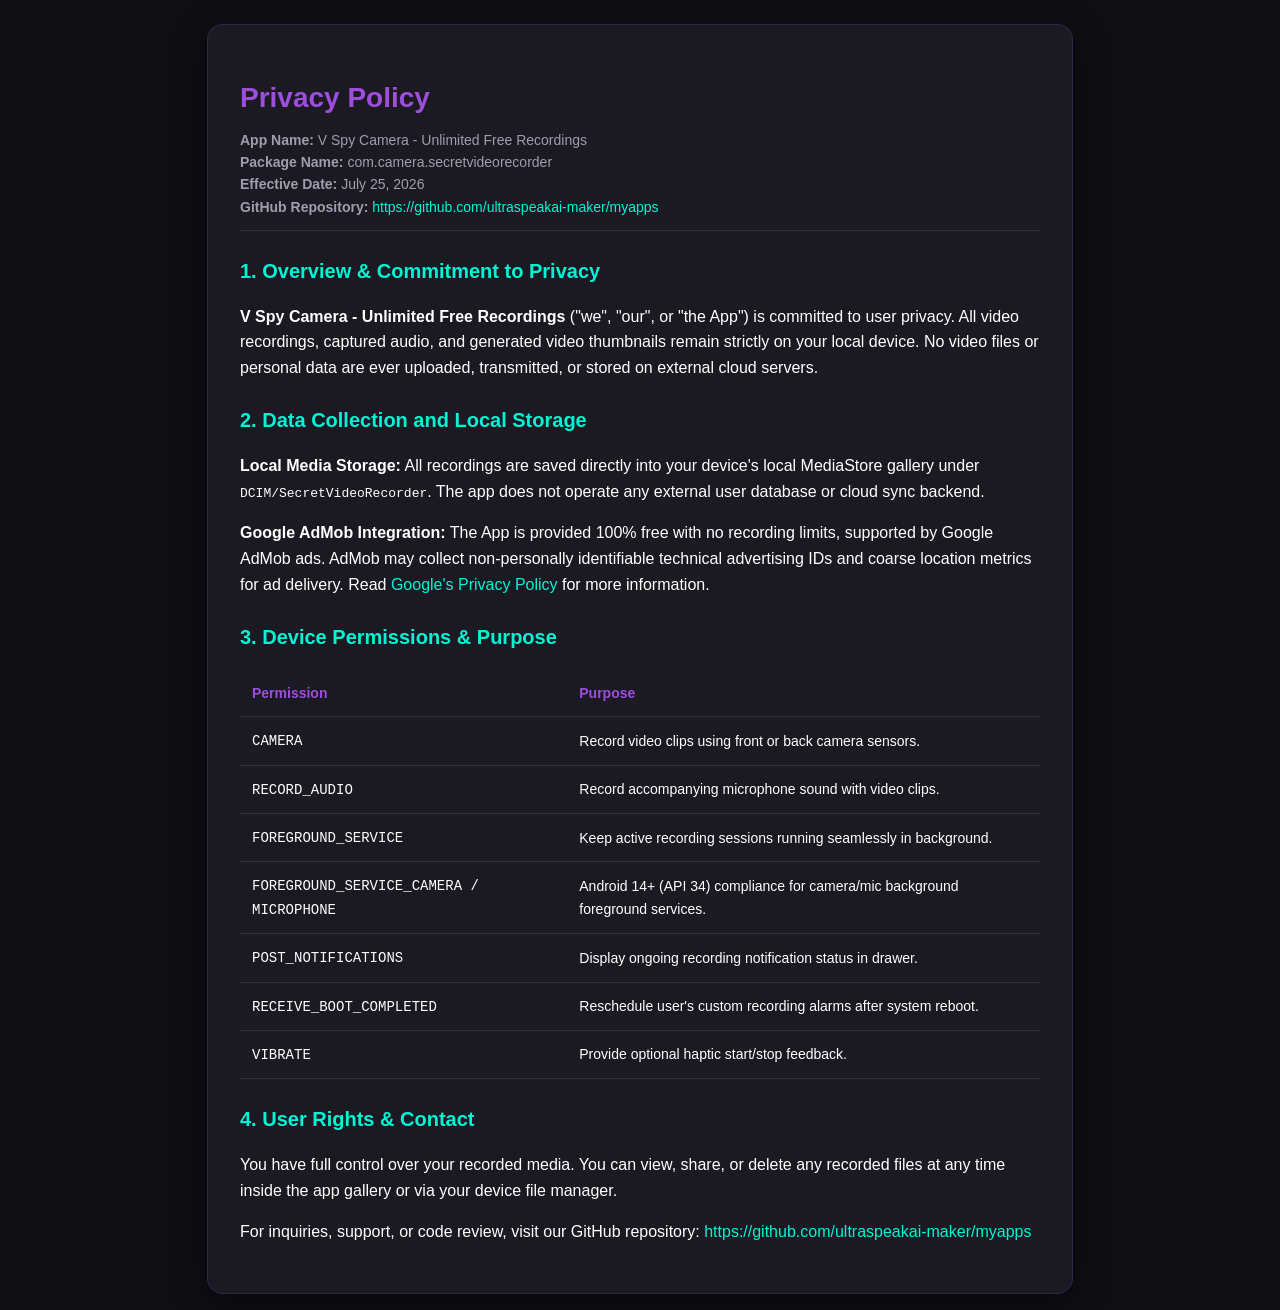
<file: privacy_policy.html>
<!DOCTYPE html>
<html lang="en">
<head>
    <meta charset="UTF-8">
    <meta name="viewport" content="width=device-width, initial-scale=1.0">
    <title>Privacy Policy - V Spy Camera</title>
    <style>
        :root {
            --bg-color: #0f0e13;
            --card-bg: #1b1a22;
            --primary: #9d4edd;
            --accent: #00f5d4;
            --text: #ffffff;
            --text-sub: #9e9eaf;
        }
        body {
            font-family: -apple-system, BlinkMacSystemFont, "Segoe UI", Roboto, Helvetica, Arial, sans-serif;
            background-color: var(--bg-color);
            color: var(--text);
            line-height: 1.6;
            margin: 0;
            padding: 24px 16px;
        }
        .container {
            max-width: 800px;
            margin: 0 auto;
            background: var(--card-bg);
            padding: 32px;
            border-radius: 16px;
            box-shadow: 0 8px 32px rgba(0,0,0,0.5);
            border: 1px solid rgba(157, 78, 221, 0.2);
        }
        h1 {
            color: var(--primary);
            font-size: 28px;
            margin-bottom: 8px;
        }
        .meta {
            color: var(--text-sub);
            font-size: 14px;
            margin-bottom: 24px;
            border-bottom: 1px solid rgba(255,255,255,0.1);
            padding-bottom: 12px;
        }
        h2 {
            color: var(--accent);
            font-size: 20px;
            margin-top: 24px;
        }
        table {
            width: 100%;
            border-collapse: collapse;
            margin: 16px 0;
        }
        th, td {
            text-align: left;
            padding: 12px;
            border-bottom: 1px solid rgba(255,255,255,0.1);
            font-size: 14px;
        }
        th {
            color: var(--primary);
        }
        a {
            color: var(--accent);
            text-decoration: none;
        }
        a:hover {
            text-decoration: underline;
        }
        ul {
            padding-left: 20px;
        }
    </style>
</head>
<body>
    <div class="container">
        <h1>Privacy Policy</h1>
        <div class="meta">
            <strong>App Name:</strong> V Spy Camera - Unlimited Free Recordings<br>
            <strong>Package Name:</strong> com.camera.secretvideorecorder<br>
            <strong>Effective Date:</strong> July 25, 2026<br>
            <strong>GitHub Repository:</strong> <a href="https://github.com/ultraspeakai-maker/myapps" target="_blank">https://github.com/ultraspeakai-maker/myapps</a>
        </div>

        <h2>1. Overview & Commitment to Privacy</h2>
        <p><strong>V Spy Camera - Unlimited Free Recordings</strong> ("we", "our", or "the App") is committed to user privacy. All video recordings, captured audio, and generated video thumbnails remain strictly on your local device. No video files or personal data are ever uploaded, transmitted, or stored on external cloud servers.</p>

        <h2>2. Data Collection and Local Storage</h2>
        <p><strong>Local Media Storage:</strong> All recordings are saved directly into your device's local MediaStore gallery under <code>DCIM/SecretVideoRecorder</code>. The app does not operate any external user database or cloud sync backend.</p>
        <p><strong>Google AdMob Integration:</strong> The App is provided 100% free with no recording limits, supported by Google AdMob ads. AdMob may collect non-personally identifiable technical advertising IDs and coarse location metrics for ad delivery. Read <a href="https://policies.google.com/privacy" target="_blank">Google's Privacy Policy</a> for more information.</p>

        <h2>3. Device Permissions & Purpose</h2>
        <table>
            <thead>
                <tr>
                    <th>Permission</th>
                    <th>Purpose</th>
                </tr>
            </thead>
            <tbody>
                <tr>
                    <td><code>CAMERA</code></td>
                    <td>Record video clips using front or back camera sensors.</td>
                </tr>
                <tr>
                    <td><code>RECORD_AUDIO</code></td>
                    <td>Record accompanying microphone sound with video clips.</td>
                </tr>
                <tr>
                    <td><code>FOREGROUND_SERVICE</code></td>
                    <td>Keep active recording sessions running seamlessly in background.</td>
                </tr>
                <tr>
                    <td><code>FOREGROUND_SERVICE_CAMERA / MICROPHONE</code></td>
                    <td>Android 14+ (API 34) compliance for camera/mic background foreground services.</td>
                </tr>
                <tr>
                    <td><code>POST_NOTIFICATIONS</code></td>
                    <td>Display ongoing recording notification status in drawer.</td>
                </tr>
                <tr>
                    <td><code>RECEIVE_BOOT_COMPLETED</code></td>
                    <td>Reschedule user's custom recording alarms after system reboot.</td>
                </tr>
                <tr>
                    <td><code>VIBRATE</code></td>
                    <td>Provide optional haptic start/stop feedback.</td>
                </tr>
            </tbody>
        </table>

        <h2>4. User Rights & Contact</h2>
        <p>You have full control over your recorded media. You can view, share, or delete any recorded files at any time inside the app gallery or via your device file manager.</p>
        <p>For inquiries, support, or code review, visit our GitHub repository: <a href="https://github.com/ultraspeakai-maker/myapps" target="_blank">https://github.com/ultraspeakai-maker/myapps</a></p>
    </div>
</body>
</html>
</file>
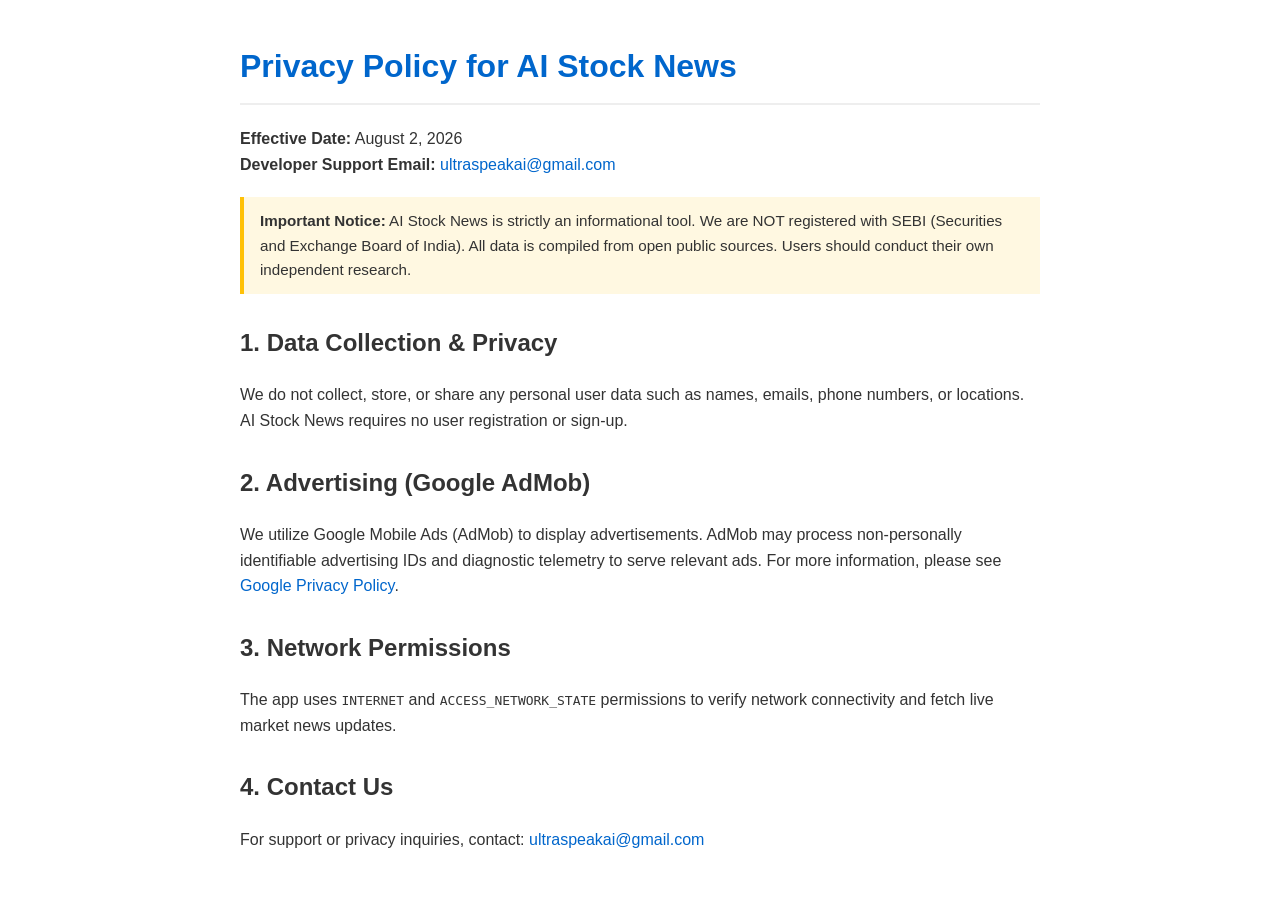
<file: AIStockNews/privacy_policy.html>
<!DOCTYPE html>
<html lang="en">
<head>
    <meta charset="UTF-8">
    <meta name="viewport" content="width=device-width, initial-scale=1.0">
    <title>Privacy Policy - AI Stock News</title>
    <style>
        body { font-family: -apple-system, BlinkMacSystemFont, 'Segoe UI', Roboto, Helvetica, Arial, sans-serif; line-height: 1.6; color: #333; max-width: 800px; margin: 0 auto; padding: 20px; }
        h1 { color: #0066cc; border-bottom: 2px solid #eee; padding-bottom: 10px; }
        h2 { color: #333; margin-top: 30px; }
        .disclaimer { background-color: #fff8e1; border-left: 4px solid #ffc107; padding: 12px 16px; margin: 20px 0; font-size: 0.95em; }
        a { color: #0066cc; text-decoration: none; }
        a:hover { text-decoration: underline; }
    </style>
</head>
<body>
    <h1>Privacy Policy for AI Stock News</h1>
    <p><strong>Effective Date:</strong> August 2, 2026<br>
    <strong>Developer Support Email:</strong> <a href="mailto:ultraspeakai@gmail.com">ultraspeakai@gmail.com</a></p>

    <div class="disclaimer">
        <strong>Important Notice:</strong> AI Stock News is strictly an informational tool. We are NOT registered with SEBI (Securities and Exchange Board of India). All data is compiled from open public sources. Users should conduct their own independent research.
    </div>

    <h2>1. Data Collection & Privacy</h2>
    <p>We do not collect, store, or share any personal user data such as names, emails, phone numbers, or locations. AI Stock News requires no user registration or sign-up.</p>

    <h2>2. Advertising (Google AdMob)</h2>
    <p>We utilize Google Mobile Ads (AdMob) to display advertisements. AdMob may process non-personally identifiable advertising IDs and diagnostic telemetry to serve relevant ads. For more information, please see <a href="https://policies.google.com/privacy" target="_blank">Google Privacy Policy</a>.</p>

    <h2>3. Network Permissions</h2>
    <p>The app uses <code>INTERNET</code> and <code>ACCESS_NETWORK_STATE</code> permissions to verify network connectivity and fetch live market news updates.</p>

    <h2>4. Contact Us</h2>
    <p>For support or privacy inquiries, contact: <a href="mailto:ultraspeakai@gmail.com">ultraspeakai@gmail.com</a></p>
</body>
</html>
</file>
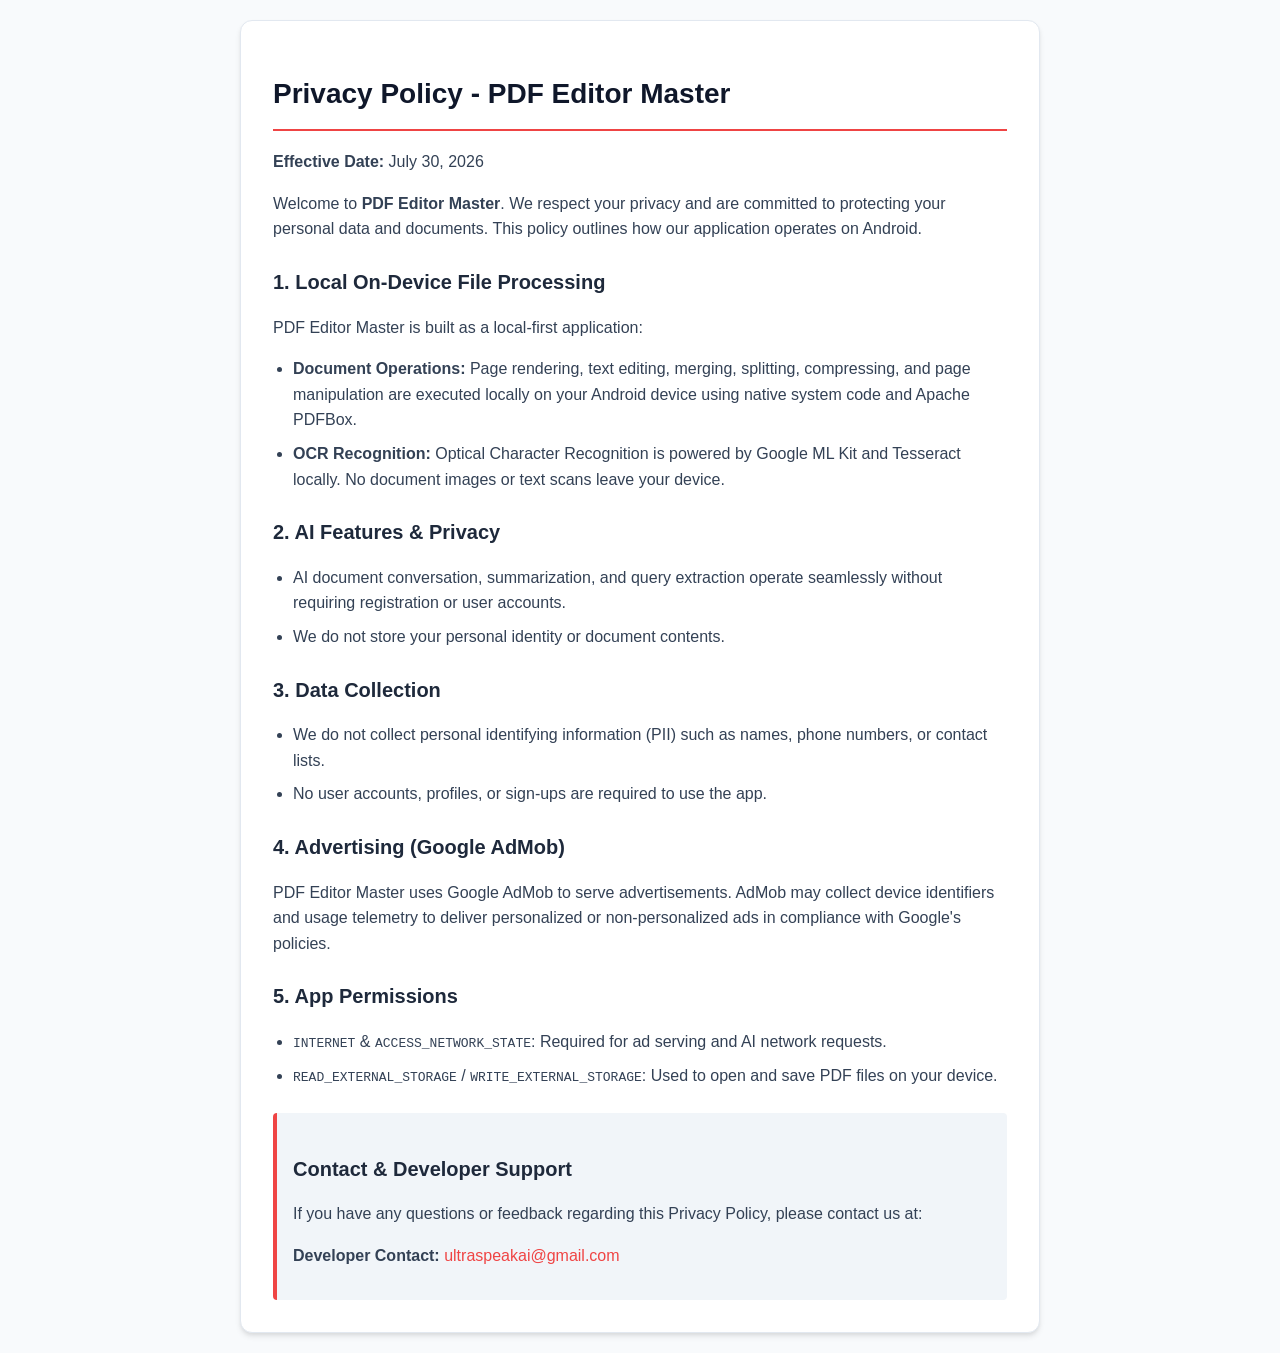
<file: PdfEditorMaster/privacy_policy.html>
<!DOCTYPE html>
<html lang="en">
<head>
    <meta charset="UTF-8">
    <meta name="viewport" content="width=device-width, initial-scale=1.0">
    <title>Privacy Policy - PDF Editor Master</title>
    <style>
        body {
            font-family: -apple-system, BlinkMacSystemFont, "Segoe UI", Roboto, Helvetica, Arial, sans-serif;
            line-height: 1.6;
            color: #334155;
            max-width: 800px;
            margin: 0 auto;
            padding: 20px;
            background-color: #f8fafc;
        }
        .card {
            background: #ffffff;
            border-radius: 12px;
            padding: 32px;
            box-shadow: 0 4px 6px -1px rgba(0, 0, 0, 0.1), 0 2px 4px -1px rgba(0, 0, 0, 0.06);
            border: 1px solid #e2e8f0;
        }
        h1 {
            color: #0f172a;
            border-bottom: 2px solid #ef4444;
            padding-bottom: 12px;
            font-size: 28px;
        }
        h2 {
            color: #1e293b;
            margin-top: 24px;
            font-size: 20px;
        }
        ul {
            padding-left: 20px;
        }
        li {
            margin-bottom: 8px;
        }
        .contact-box {
            background-color: #f1f5f9;
            border-left: 4px solid #ef4444;
            padding: 16px;
            margin-top: 24px;
            border-radius: 4px;
        }
        a {
            color: #ef4444;
            text-decoration: none;
        }
        a:hover {
            text-decoration: underline;
        }
    </style>
</head>
<body>
    <div class="card">
        <h1>Privacy Policy - PDF Editor Master</h1>
        <p><strong>Effective Date:</strong> July 30, 2026</p>
        
        <p>Welcome to <strong>PDF Editor Master</strong>. We respect your privacy and are committed to protecting your personal data and documents. This policy outlines how our application operates on Android.</p>

        <h2>1. Local On-Device File Processing</h2>
        <p>PDF Editor Master is built as a local-first application:</p>
        <ul>
            <li><strong>Document Operations:</strong> Page rendering, text editing, merging, splitting, compressing, and page manipulation are executed locally on your Android device using native system code and Apache PDFBox.</li>
            <li><strong>OCR Recognition:</strong> Optical Character Recognition is powered by Google ML Kit and Tesseract locally. No document images or text scans leave your device.</li>
        </ul>

        <h2>2. AI Features & Privacy</h2>
        <ul>
            <li>AI document conversation, summarization, and query extraction operate seamlessly without requiring registration or user accounts.</li>
            <li>We do not store your personal identity or document contents.</li>
        </ul>

        <h2>3. Data Collection</h2>
        <ul>
            <li>We do not collect personal identifying information (PII) such as names, phone numbers, or contact lists.</li>
            <li>No user accounts, profiles, or sign-ups are required to use the app.</li>
        </ul>

        <h2>4. Advertising (Google AdMob)</h2>
        <p>PDF Editor Master uses Google AdMob to serve advertisements. AdMob may collect device identifiers and usage telemetry to deliver personalized or non-personalized ads in compliance with Google's policies.</p>

        <h2>5. App Permissions</h2>
        <ul>
            <li><code>INTERNET</code> & <code>ACCESS_NETWORK_STATE</code>: Required for ad serving and AI network requests.</li>
            <li><code>READ_EXTERNAL_STORAGE</code> / <code>WRITE_EXTERNAL_STORAGE</code>: Used to open and save PDF files on your device.</li>
        </ul>

        <div class="contact-box">
            <h2>Contact & Developer Support</h2>
            <p>If you have any questions or feedback regarding this Privacy Policy, please contact us at:</p>
            <p><strong>Developer Contact:</strong> <a href="mailto:ultraspeakai@gmail.com">ultraspeakai@gmail.com</a></p>
        </div>
    </div>
</body>
</html>
</file>
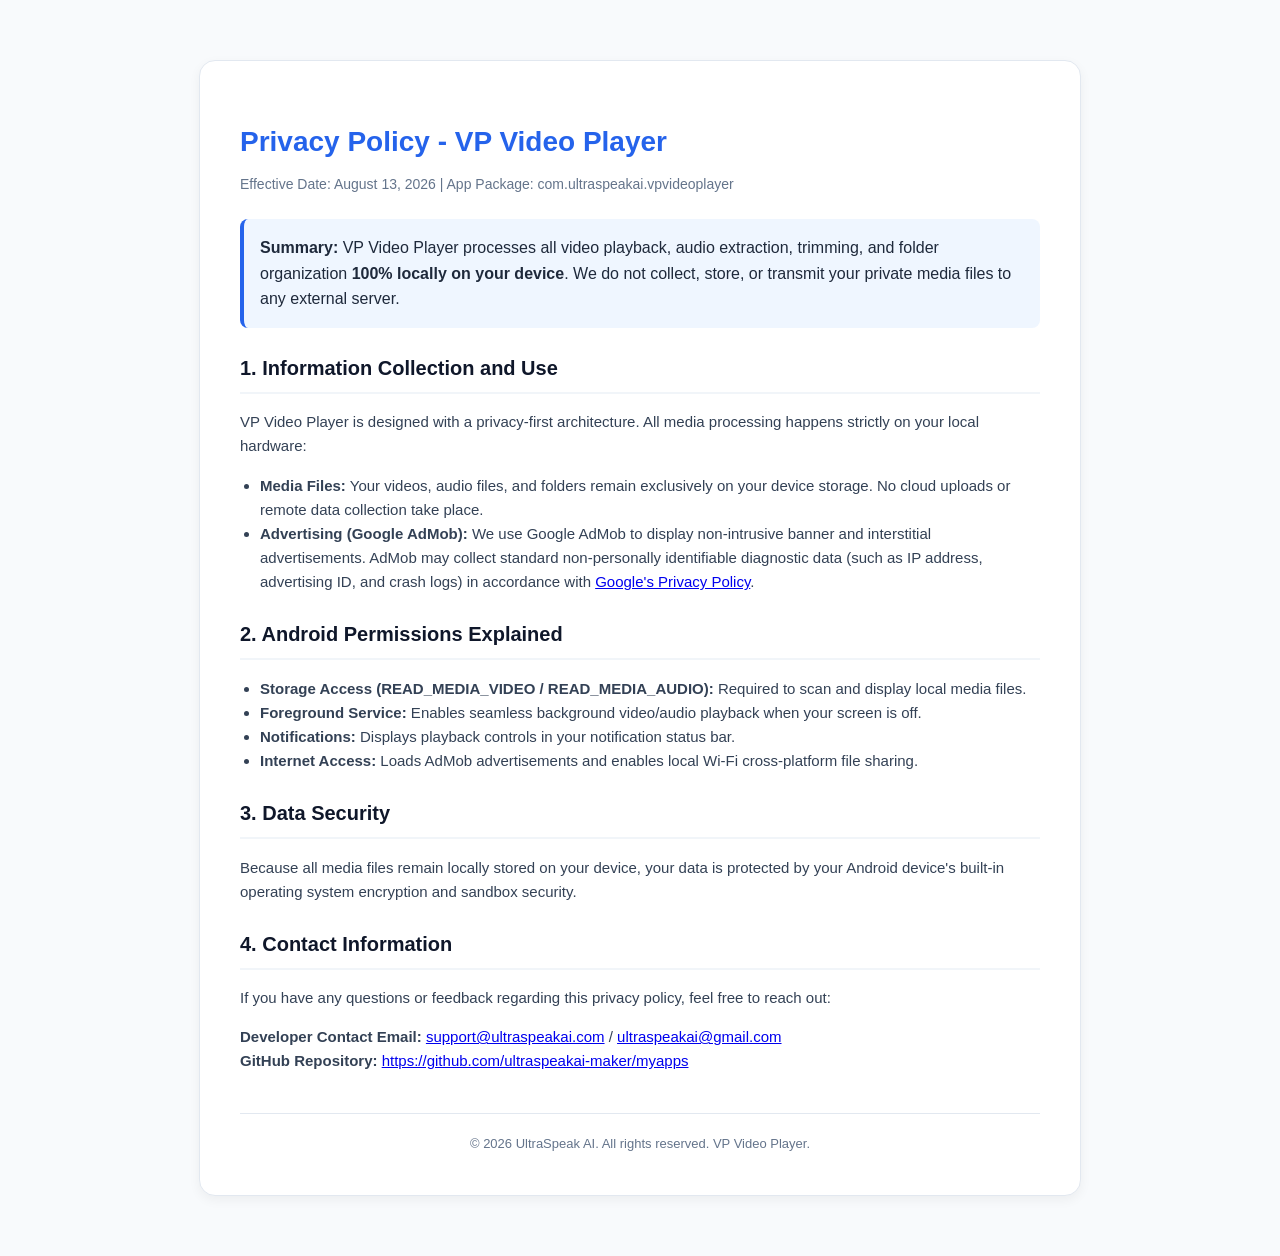
<file: VPVideoPlayer/privacy_policy.html>
<!DOCTYPE html>
<html lang="en">
<head>
    <meta charset="UTF-8">
    <meta name="viewport" content="width=device-width, initial-scale=1.0">
    <title>Privacy Policy - VP Video Player</title>
    <style>
        body {
            font-family: -apple-system, BlinkMacSystemFont, "Segoe UI", Roboto, Helvetica, Arial, sans-serif;
            line-height: 1.6;
            color: #1e293b;
            background-color: #f8fafc;
            margin: 0;
            padding: 20px;
        }
        .container {
            max-width: 800px;
            margin: 40px auto;
            background: #ffffff;
            padding: 40px;
            border-radius: 16px;
            box-shadow: 0 4px 12px rgba(0, 0, 0, 0.05);
            border: 1px solid #e2e8f0;
        }
        h1 {
            color: #2563eb;
            font-size: 28px;
            margin-bottom: 8px;
        }
        .subtitle {
            color: #64748b;
            font-size: 14px;
            margin-bottom: 24px;
        }
        h2 {
            color: #0f172a;
            font-size: 20px;
            margin-top: 24px;
            border-bottom: 2px solid #f1f5f9;
            padding-bottom: 8px;
        }
        p, li {
            color: #334155;
            font-size: 15px;
        }
        ul {
            padding-left: 20px;
        }
        .highlight {
            background-color: #eff6ff;
            border-left: 4px solid #2563eb;
            padding: 16px;
            border-radius: 8px;
            margin: 20px 0;
        }
        .footer {
            margin-top: 40px;
            padding-top: 20px;
            border-top: 1px solid #e2e8f0;
            color: #64748b;
            font-size: 13px;
            text-align: center;
        }
    </style>
</head>
<body>
    <div class="container">
        <h1>Privacy Policy - VP Video Player</h1>
        <div class="subtitle">Effective Date: August 13, 2026 | App Package: com.ultraspeakai.vpvideoplayer</div>

        <div class="highlight">
            <strong>Summary:</strong> VP Video Player processes all video playback, audio extraction, trimming, and folder organization <strong>100% locally on your device</strong>. We do not collect, store, or transmit your private media files to any external server.
        </div>

        <h2>1. Information Collection and Use</h2>
        <p>VP Video Player is designed with a privacy-first architecture. All media processing happens strictly on your local hardware:</p>
        <ul>
            <li><strong>Media Files:</strong> Your videos, audio files, and folders remain exclusively on your device storage. No cloud uploads or remote data collection take place.</li>
            <li><strong>Advertising (Google AdMob):</strong> We use Google AdMob to display non-intrusive banner and interstitial advertisements. AdMob may collect standard non-personally identifiable diagnostic data (such as IP address, advertising ID, and crash logs) in accordance with <a href="https://policies.google.com/privacy" target="_blank">Google's Privacy Policy</a>.</li>
        </ul>

        <h2>2. Android Permissions Explained</h2>
        <ul>
            <li><strong>Storage Access (READ_MEDIA_VIDEO / READ_MEDIA_AUDIO):</strong> Required to scan and display local media files.</li>
            <li><strong>Foreground Service:</strong> Enables seamless background video/audio playback when your screen is off.</li>
            <li><strong>Notifications:</strong> Displays playback controls in your notification status bar.</li>
            <li><strong>Internet Access:</strong> Loads AdMob advertisements and enables local Wi-Fi cross-platform file sharing.</li>
        </ul>

        <h2>3. Data Security</h2>
        <p>Because all media files remain locally stored on your device, your data is protected by your Android device's built-in operating system encryption and sandbox security.</p>

        <h2>4. Contact Information</h2>
        <p>If you have any questions or feedback regarding this privacy policy, feel free to reach out:</p>
        <p>
            <strong>Developer Contact Email:</strong> <a href="mailto:support@ultraspeakai.com">support@ultraspeakai.com</a> / <a href="mailto:ultraspeakai@gmail.com">ultraspeakai@gmail.com</a><br>
            <strong>GitHub Repository:</strong> <a href="https://github.com/ultraspeakai-maker/myapps" target="_blank">https://github.com/ultraspeakai-maker/myapps</a>
        </p>

        <div class="footer">
            &copy; 2026 UltraSpeak AI. All rights reserved. VP Video Player.
        </div>
    </div>
</body>
</html>
</file>
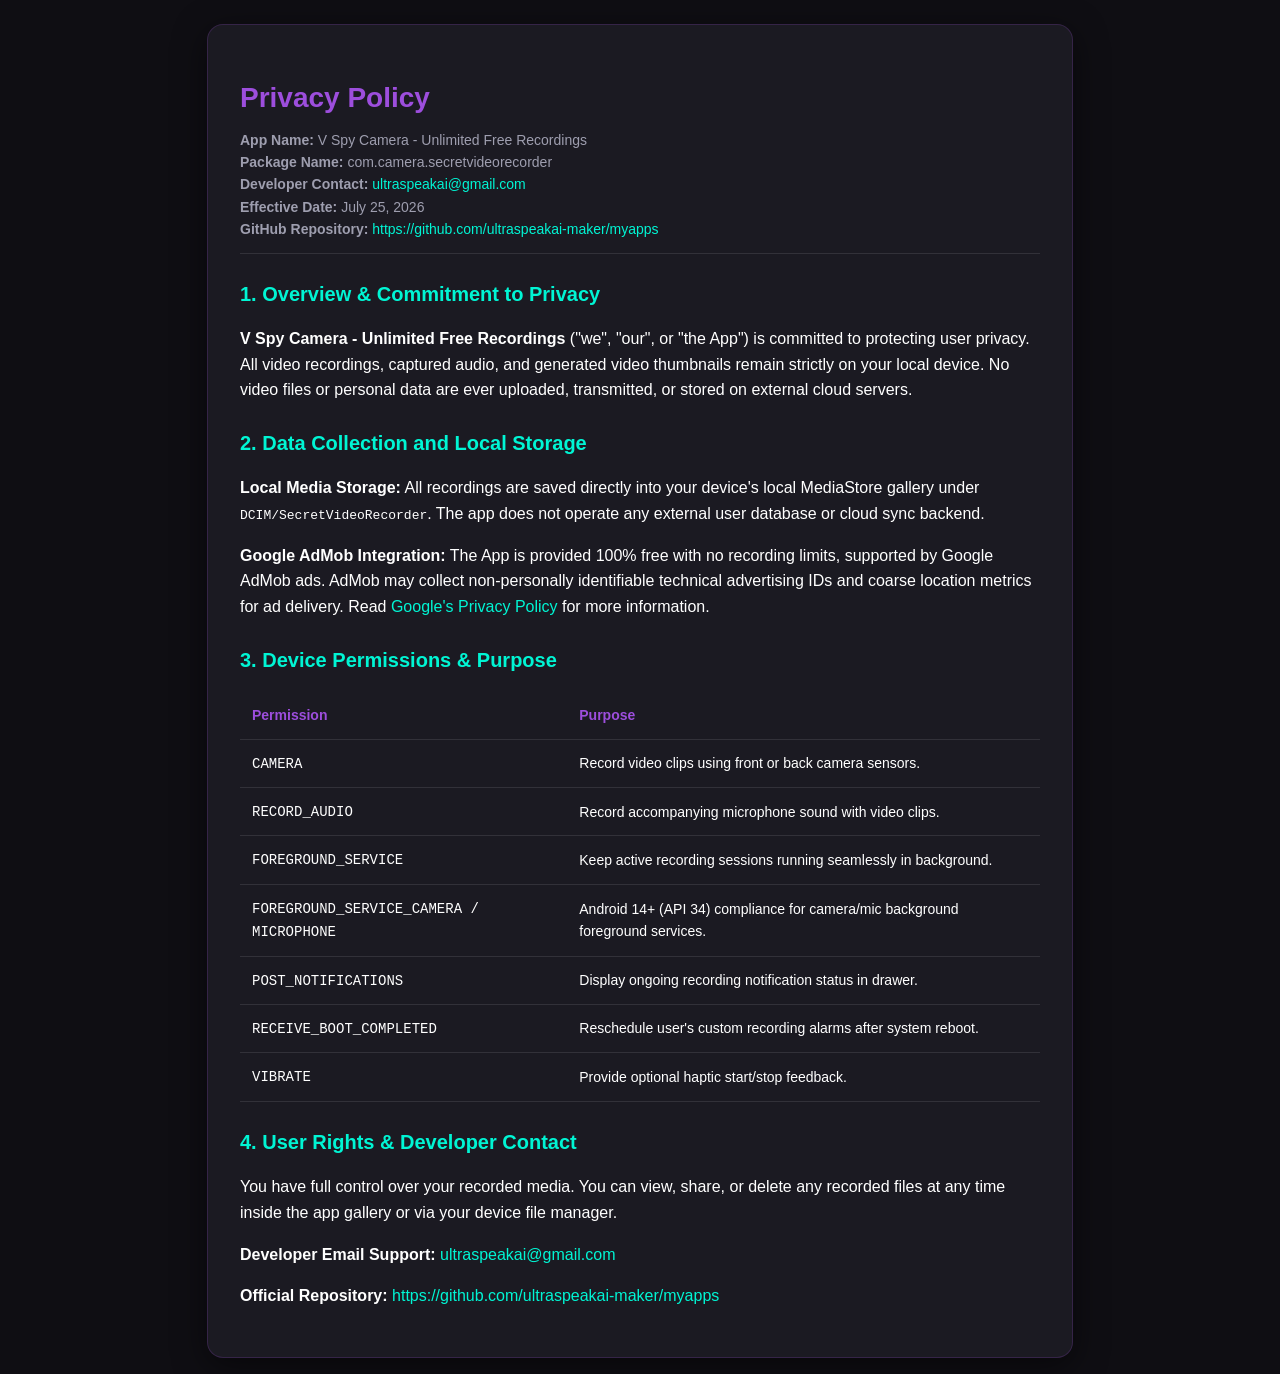
<file: VSpyCamera/privacy_policy.html>
<!DOCTYPE html>
<html lang="en">
<head>
    <meta charset="UTF-8">
    <meta name="viewport" content="width=device-width, initial-scale=1.0">
    <title>Privacy Policy - V Spy Camera</title>
    <style>
        :root {
            --bg-color: #0f0e13;
            --card-bg: #1b1a22;
            --primary: #9d4edd;
            --accent: #00f5d4;
            --text: #ffffff;
            --text-sub: #9e9eaf;
        }
        body {
            font-family: -apple-system, BlinkMacSystemFont, "Segoe UI", Roboto, Helvetica, Arial, sans-serif;
            background-color: var(--bg-color);
            color: var(--text);
            line-height: 1.6;
            margin: 0;
            padding: 24px 16px;
        }
        .container {
            max-width: 800px;
            margin: 0 auto;
            background: var(--card-bg);
            padding: 32px;
            border-radius: 16px;
            box-shadow: 0 8px 32px rgba(0,0,0,0.5);
            border: 1px solid rgba(157, 78, 221, 0.2);
        }
        h1 {
            color: var(--primary);
            font-size: 28px;
            margin-bottom: 8px;
        }
        .meta {
            color: var(--text-sub);
            font-size: 14px;
            margin-bottom: 24px;
            border-bottom: 1px solid rgba(255,255,255,0.1);
            padding-bottom: 12px;
        }
        h2 {
            color: var(--accent);
            font-size: 20px;
            margin-top: 24px;
        }
        table {
            width: 100%;
            border-collapse: collapse;
            margin: 16px 0;
        }
        th, td {
            text-align: left;
            padding: 12px;
            border-bottom: 1px solid rgba(255,255,255,0.1);
            font-size: 14px;
        }
        th {
            color: var(--primary);
        }
        a {
            color: var(--accent);
            text-decoration: none;
        }
        a:hover {
            text-decoration: underline;
        }
        ul {
            padding-left: 20px;
        }
    </style>
</head>
<body>
    <div class="container">
        <h1>Privacy Policy</h1>
        <div class="meta">
            <strong>App Name:</strong> V Spy Camera - Unlimited Free Recordings<br>
            <strong>Package Name:</strong> com.camera.secretvideorecorder<br>
            <strong>Developer Contact:</strong> <a href="mailto:ultraspeakai@gmail.com">ultraspeakai@gmail.com</a><br>
            <strong>Effective Date:</strong> July 25, 2026<br>
            <strong>GitHub Repository:</strong> <a href="https://github.com/ultraspeakai-maker/myapps" target="_blank">https://github.com/ultraspeakai-maker/myapps</a>
        </div>

        <h2>1. Overview & Commitment to Privacy</h2>
        <p><strong>V Spy Camera - Unlimited Free Recordings</strong> ("we", "our", or "the App") is committed to protecting user privacy. All video recordings, captured audio, and generated video thumbnails remain strictly on your local device. No video files or personal data are ever uploaded, transmitted, or stored on external cloud servers.</p>

        <h2>2. Data Collection and Local Storage</h2>
        <p><strong>Local Media Storage:</strong> All recordings are saved directly into your device's local MediaStore gallery under <code>DCIM/SecretVideoRecorder</code>. The app does not operate any external user database or cloud sync backend.</p>
        <p><strong>Google AdMob Integration:</strong> The App is provided 100% free with no recording limits, supported by Google AdMob ads. AdMob may collect non-personally identifiable technical advertising IDs and coarse location metrics for ad delivery. Read <a href="https://policies.google.com/privacy" target="_blank">Google's Privacy Policy</a> for more information.</p>

        <h2>3. Device Permissions & Purpose</h2>
        <table>
            <thead>
                <tr>
                    <th>Permission</th>
                    <th>Purpose</th>
                </tr>
            </thead>
            <tbody>
                <tr>
                    <td><code>CAMERA</code></td>
                    <td>Record video clips using front or back camera sensors.</td>
                </tr>
                <tr>
                    <td><code>RECORD_AUDIO</code></td>
                    <td>Record accompanying microphone sound with video clips.</td>
                </tr>
                <tr>
                    <td><code>FOREGROUND_SERVICE</code></td>
                    <td>Keep active recording sessions running seamlessly in background.</td>
                </tr>
                <tr>
                    <td><code>FOREGROUND_SERVICE_CAMERA / MICROPHONE</code></td>
                    <td>Android 14+ (API 34) compliance for camera/mic background foreground services.</td>
                </tr>
                <tr>
                    <td><code>POST_NOTIFICATIONS</code></td>
                    <td>Display ongoing recording notification status in drawer.</td>
                </tr>
                <tr>
                    <td><code>RECEIVE_BOOT_COMPLETED</code></td>
                    <td>Reschedule user's custom recording alarms after system reboot.</td>
                </tr>
                <tr>
                    <td><code>VIBRATE</code></td>
                    <td>Provide optional haptic start/stop feedback.</td>
                </tr>
            </tbody>
        </table>

        <h2>4. User Rights & Developer Contact</h2>
        <p>You have full control over your recorded media. You can view, share, or delete any recorded files at any time inside the app gallery or via your device file manager.</p>
        <p><strong>Developer Email Support:</strong> <a href="mailto:ultraspeakai@gmail.com">ultraspeakai@gmail.com</a></p>
        <p><strong>Official Repository:</strong> <a href="https://github.com/ultraspeakai-maker/myapps" target="_blank">https://github.com/ultraspeakai-maker/myapps</a></p>
    </div>
</body>
</html>
</file>
